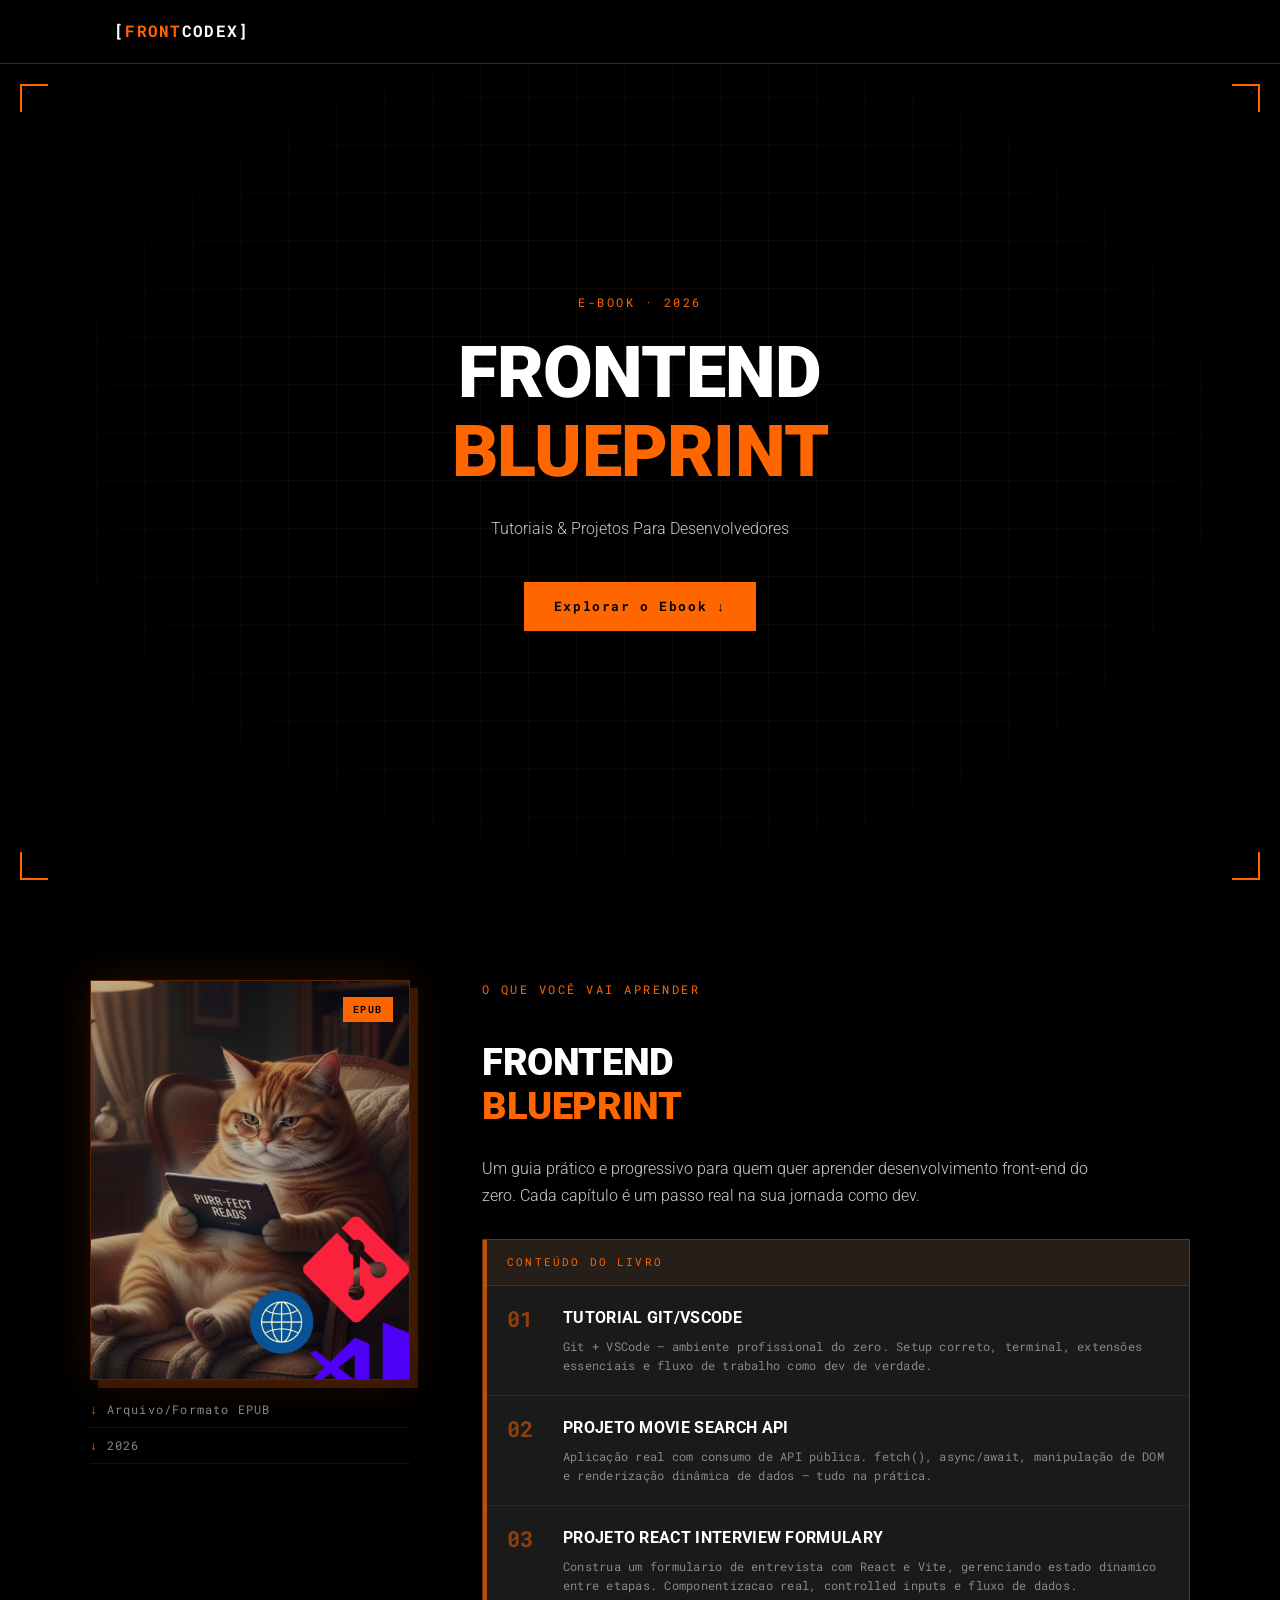
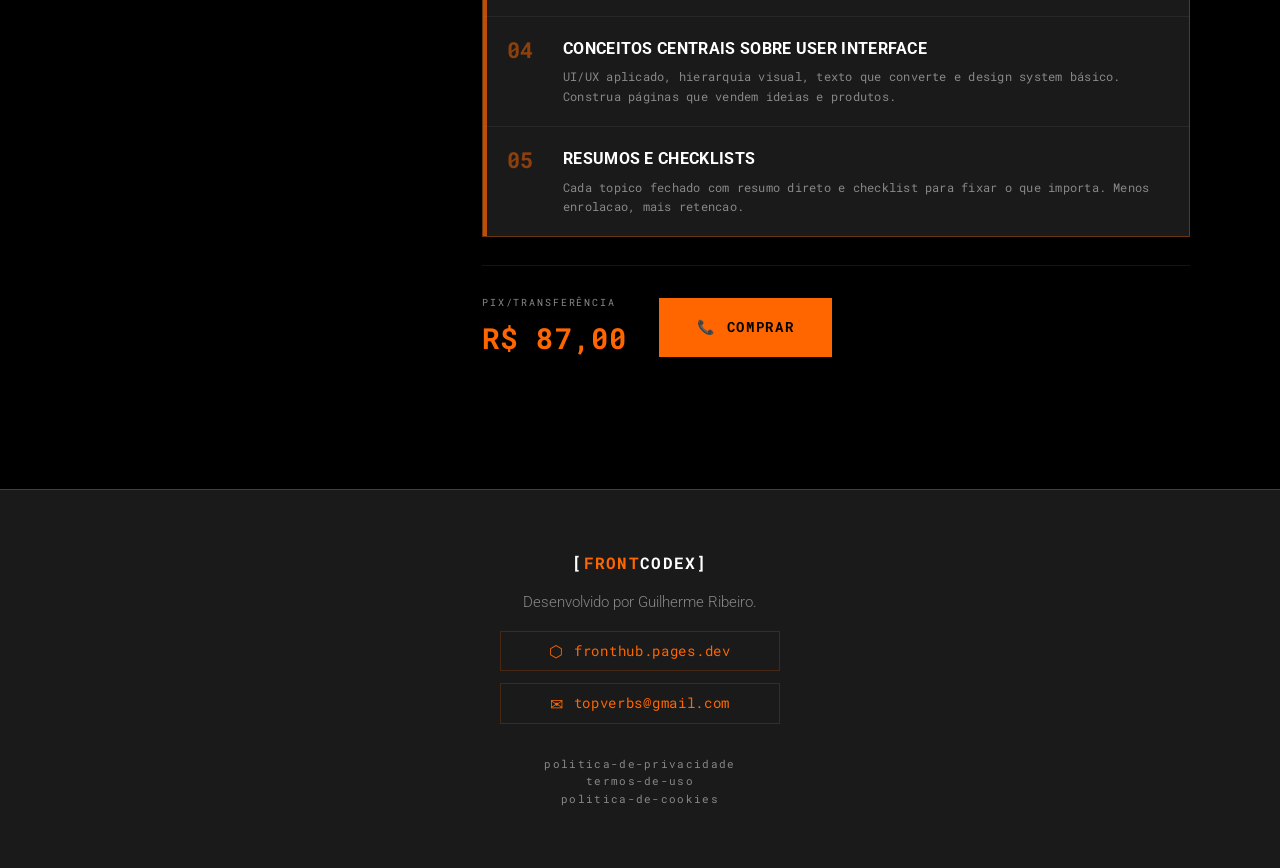
<file: index.html>
<!DOCTYPE html>
<html lang="pt-BR">

<head>
     <meta charset="UTF-8" />
     <meta name="viewport" content="width=device-width, initial-scale=1.0" />
     <title>FRONTCODEX — Frontend Blueprint 2026</title>
     <link rel="icon" type="image/png" href="./assets/icons/orange_cube.png">

     <!-- Google Fonts: Roboto + Roboto Mono -->
     <link rel="preconnect" href="https://fonts.googleapis.com" />
     <link rel="preconnect" href="https://fonts.gstatic.com" crossorigin />
     <link href="https://fonts.googleapis.com/css2?family=Roboto:wght@300;400;700;900&family=Roboto+Mono:wght@400;700&display=swap"
          rel="stylesheet" />

     <!-- AOS CDN -->
     <link rel="stylesheet" href="https://unpkg.com/aos@2.3.4/dist/aos.css" />

     <!-- Estilos locais -->
     <link rel="stylesheet" href="main.css" />
</head>

<body>

     <!-- ═══════════════════════════════════════
       NAV BAR FIXA
  ════════════════════════════════════════ -->
     <nav class="navbar">
          <div class="nav-inner">
               <div class="nav-left">
                    <a href="index.html">
                         <span class="nav-logo">[<span class="accent">FRONT</span>CODEX]</span>
                    </a>
               </div>
          </div>
     </nav>

     <!-- ═══════════════════════════════════════
       HERO SECTION
  ════════════════════════════════════════ -->
     <section class="hero" id="hero">
          <div class="hero-grid-bg" aria-hidden="true"></div>

          <div class="hero-content" data-aos="fade-up" data-aos-duration="800">
               <p class="hero-label">E-BOOK · 2026</p>
               <h1 class="hero-title">
                    Frontend<br />
                    <span class="accent">Blueprint</span>
               </h1>
               <p class="hero-title-sub"></p>
               <p style="text-transform: capitalize;" class="hero-sub">
                    Tutoriais & projetos para desenvolvedores
               </p>
               <a href="#ebook" class="btn-primary">Explorar o Ebook ↓</a>
          </div>

          <div class="corner c-tl" aria-hidden="true"></div>
          <div class="corner c-tr" aria-hidden="true"></div>
          <div class="corner c-bl" aria-hidden="true"></div>
          <div class="corner c-br" aria-hidden="true"></div>
     </section>

     <!-- ═══════════════════════════════════════
       SEÇÃO DO E-BOOK
  ════════════════════════════════════════ -->
     <section class="ebook-section" id="ebook">
          <div class="ebook-inner">

               <!-- CAPA DO LIVRO -->
               <div class="book-cover-wrap" data-aos="fade-right" data-aos-duration="800">
                    <div class="book-cover-frame">
                         <img src="./assets/img/bookcover.png" alt="Capa do Ebook: Blueprint - Frontend 2026"
                              class="book-cover-img" />
                         <div class="book-badge">EPUB</div>
                    </div>
                    <div class="book-meta">
                         <span class="book-meta-item"><span class="accent">↓</span> Arquivo/Formato EPUB</span>
                         <span class="book-meta-item"><span class="accent">↓</span> 2026</span>

                    </div>
               </div>

               <!-- CONTEÚDO / ÍNDICE -->
               <div class="book-details" data-aos="fade-left" data-aos-duration="800" data-aos-delay="100">
                    <p class="section-label" style="text-align:left; margin-bottom: 12px;">O que você vai aprender</p>
                    <h2 class="book-main-title">Frontend<br /><span class="accent">Blueprint</span></h2>
                    <p class="book-desc">
                         Um guia prático e progressivo para quem quer aprender desenvolvimento front-end do zero.
                         Cada capítulo é um passo real na sua jornada como dev.
                    </p>

                    <!-- ÍNDICE / SUMÁRIO -->
                    <div class="summary-wrap">
                         <p class="summary-label">CONTEÚDO DO LIVRO</p>

                         <div class="summary-chapter">
                              <div class="chapter-num">01</div>
                              <div class="chapter-body">
                                   <h3 class="chapter-title">Tutorial Git/VSCode</h3>
                                   <p class="chapter-desc">Git + VSCode — ambiente profissional do zero. Setup correto,
                                        terminal, extensões essenciais e fluxo de trabalho como dev de verdade.</p>
                              </div>
                         </div>

                         <div class="summary-chapter">
                              <div class="chapter-num">02</div>
                              <div class="chapter-body">
                                   <h3 class="chapter-title">Projeto Movie Search API</h3>
                                   <p class="chapter-desc">Aplicação real com consumo de API pública. fetch(),
                                        async/await, manipulação de DOM e renderização dinâmica de dados — tudo na
                                        prática.</p>
                              </div>
                         </div>

                         <div class="summary-chapter">
                              <div class="chapter-num">03</div>
                              <div class="chapter-body">
                                   <h3 class="chapter-title">Projeto React Interview Formulary</h3>
                                   <p class="chapter-desc">Construa um formulario de entrevista com React e
                                        Vite, gerenciando estado dinamico entre etapas. Componentizacao real, controlled
                                        inputs e fluxo de dados.</p>
                              </div>
                         </div>

                         <div class="summary-chapter">
                              <div class="chapter-num">04</div>
                              <div class="chapter-body">
                                   <h3 class="chapter-title">Conceitos Centrais sobre User Interface</h3>
                                   <p class="chapter-desc">UI/UX aplicado, hierarquia visual, texto que converte e
                                        design system básico. Construa páginas que vendem ideias e produtos.
                                   </p>
                              </div>
                         </div>

                         <div class="summary-chapter">
                              <div class="chapter-num">05</div>
                              <div class="chapter-body">
                                   <h3 class="chapter-title">Resumos e checklists</h3>
                                   <p class="chapter-desc">Cada topico fechado com resumo direto e checklist para fixar
                                        o que importa. Menos enrolacao, mais retencao.</p>
                              </div>
                         </div>

                         <!-- <div class="summary-chapter">
                              <div class="chapter-num">06</div>
                              <div class="chapter-body">
                                   <h3 class="chapter-title">Interface e Copywriting</h3>
                                   <p class="chapter-desc">UI/UX aplicado, hierarquia visual, texto que converte e
                                        design system básico. Construa páginas que vendem ideias e produtos.</p>
                              </div>
                         </div> -->
                    </div>

                    <!-- PREÇO + BOTÃO COMPRAR -->
                    <div class="buy-block">
                         <div class="buy-price-wrap">
                              <span class="buy-label">Pix/Transferência</span>
                              <span class="card-price">R$ 87,00</span>
                         </div>
                         <a href="https://wa.me/5531996981103" class="btn-primary btn-buy">📞 COMPRAR</a>
                    </div>

               </div>
          </div>
     </section>

     <!-- ═══════════════════════════════════════
       FOOTER COM CONTATOS
  ════════════════════════════════════════ -->
     <footer class="footer" id="contato">
          <div class="footer-inner" data-aos="fade-up">
               <span class="nav-logo">[<span class="accent">FRONT</span>CODEX]</span>
               <p class="footer-desc">Desenvolvido por Guilherme Ribeiro.</p>
               <div class="footer-contacts">

                    <a href="https://fronthub.pages.dev" target="_blank" rel="noopener">
                         <span class="contact-icon">⬡</span> fronthub.pages.dev
                    </a>
                    <a href="mailto:topverbs@gmail.com">
                         <span class="contact-icon">✉</span> topverbs@gmail.com
                    </a>
               </div>
               <p class="footer-copy">
                    <a href="./docs/politica-de-privacidade.html">politica-de-privacidade</a>
                    <br>
                    <a href="./docs/termos-de-uso.html">termos-de-uso</a>
                    <br>
                    <a href="./docs/politica-de-cookies.html">politica-de-cookies</a>
               </p>
          </div>
     </footer>

     <!-- AOS JS CDN -->
     <script src="https://unpkg.com/aos@2.3.4/dist/aos.js"></script>
     <script src="main.js"></script>

</body>

</html>
</file>
<file: main.css>
/* ═══════════════════════════════════════════════════════
   style.css — FrontBooks Landing Page
   Tema: Retrô Terminal / TRON / High-Contrast Industrial
════════════════════════════════════════════════════════ */

/* ── VARIÁVEIS ── */
:root {
     --black: #000000;
     --orange: #FF6600;
     --orange-dim: #cc5200;
     --orange-glow: rgba(255, 102, 0, 0.18);
     --white: #ffffff;
     --grey-light: #cccccc;
     --grey-mid: #888888;
     --grey-dark: #1a1a1a;
     --border: rgba(255, 102, 0, 0.35);
     --font-main: 'Roboto', sans-serif;
     --font-mono: 'Roboto Mono', monospace;
     --nav-h: 64px;
}

/* ── RESET ── */
*,
*::before,
*::after {
     box-sizing: border-box;
     margin: 0;
     padding: 0;
}

html {
     scroll-behavior: smooth;
     font-size: 16px;
}

body {
     background-color: var(--black);
     color: var(--white);
     font-family: var(--font-main);
     line-height: 1.6;
     overflow-x: hidden;
}

a {
     color: inherit;
     text-decoration: none;
}

/* ── UTILITÁRIOS ── */
.accent {
     color: var(--orange);
}

/* ══════════════════════════════════════════════════════
   NAV BAR FIXA
══════════════════════════════════════════════════════ */
.navbar {
     position: fixed;
     top: 0;
     left: 0;
     width: 100%;
     height: var(--nav-h);
     background: rgba(0, 0, 0, 0.92);
     border-bottom: 1px solid var(--border);
     backdrop-filter: blur(6px);
     z-index: 999;
}

.nav-inner {
     max-width: 1100px;
     margin: 0 auto;
     height: 100%;
     padding: 0 24px;
     display: flex;
     align-items: center;
     justify-content: flex-start;
}

.nav-left {
     display: flex;
     align-items: center;
     gap: 28px;
}

.nav-logo {
     font-family: var(--font-mono);
     font-size: 1rem;
     font-weight: 700;
     letter-spacing: 0.08em;
     color: var(--white);
     user-select: none;
}

.nav-links {
     display: flex;
     align-items: center;
     gap: 28px;
}

.nav-links a {
     font-family: var(--font-mono);
     font-size: 0.78rem;
     letter-spacing: 0.1em;
     color: var(--grey-light);
     transition: color 0.2s;
}

.nav-links a:hover {
     color: var(--orange);
}

.btn-nav {
     font-family: var(--font-mono);
     font-size: 0.75rem;
     font-weight: 700;
     letter-spacing: 0.12em;
     color: var(--orange) !important;
     border: 1px solid var(--orange);
     padding: 8px 18px;
     transition: background 0.2s, color 0.2s;
}

.btn-nav:hover {
     background: var(--orange);
     color: var(--black) !important;
}

/* ══════════════════════════════════════════════════════
   BOTÃO PRIMÁRIO
══════════════════════════════════════════════════════ */
.btn-primary {
     display: inline-block;
     font-family: var(--font-mono);
     font-size: 0.82rem;
     font-weight: 700;
     letter-spacing: 0.12em;
     color: var(--black);
     background: var(--orange);
     border: 2px solid var(--orange);
     padding: 12px 28px;
     cursor: pointer;
     transition: background 0.2s, color 0.2s, box-shadow 0.2s;
     white-space: nowrap;
}

.btn-primary:hover {
     background: transparent;
     color: var(--orange);
     box-shadow: 0 0 18px var(--orange-glow);
}

/* ══════════════════════════════════════════════════════
   HERO SECTION
══════════════════════════════════════════════════════ */
.hero {
     position: relative;
     min-height: 100vh;
     display: flex;
     align-items: center;
     justify-content: center;
     padding: calc(var(--nav-h) + 40px) 24px 80px;
     overflow: hidden;
}

.hero-grid-bg {
     position: absolute;
     inset: 0;
     background-image:
          linear-gradient(rgba(255, 102, 0, 0.06) 1px, transparent 1px),
          linear-gradient(90deg, rgba(255, 102, 0, 0.06) 1px, transparent 1px);
     background-size: 48px 48px;
     pointer-events: none;
     z-index: 0;
}

.hero::before {
     content: '';
     position: absolute;
     inset: 0;
     background: radial-gradient(ellipse at center, transparent 40%, rgba(0, 0, 0, 0.85) 100%);
     z-index: 1;
     pointer-events: none;
}

.hero-content {
     position: relative;
     z-index: 2;
     text-align: center;
     max-width: 820px;
}

.hero-label {
     font-family: var(--font-mono);
     font-size: 0.78rem;
     letter-spacing: 0.2em;
     color: var(--orange);
     margin-bottom: 20px;
     text-transform: uppercase;
}

.hero-title {
     font-family: var(--font-main);
     font-size: clamp(2.2rem, 6vw, 4.5rem);
     font-weight: 900;
     line-height: 1.1;
     letter-spacing: -0.01em;
     text-transform: uppercase;
     color: var(--white);
     margin-bottom: 12px;
}

.hero-title-sub {
     font-family: var(--font-mono);
     font-size: clamp(0.9rem, 2vw, 1.1rem);
     font-weight: 700;
     letter-spacing: 0.15em;
     color: var(--orange);
     text-transform: uppercase;
     margin-bottom: 24px;
}

.hero-sub {
     font-size: 1rem;
     color: var(--grey-light);
     font-weight: 300;
     margin-bottom: 40px;
     line-height: 1.7;
}

.corner {
     position: absolute;
     width: 28px;
     height: 28px;
     z-index: 2;
     pointer-events: none;
}

.c-tl {
     top: calc(var(--nav-h) + 20px);
     left: 20px;
     border-top: 2px solid var(--orange);
     border-left: 2px solid var(--orange);
}

.c-tr {
     top: calc(var(--nav-h) + 20px);
     right: 20px;
     border-top: 2px solid var(--orange);
     border-right: 2px solid var(--orange);
}

.c-bl {
     bottom: 20px;
     left: 20px;
     border-bottom: 2px solid var(--orange);
     border-left: 2px solid var(--orange);
}

.c-br {
     bottom: 20px;
     right: 20px;
     border-bottom: 2px solid var(--orange);
     border-right: 2px solid var(--orange);
}

/* ══════════════════════════════════════════════════════
   SEÇÃO E-BOOK (PRODUTO ÚNICO)
══════════════════════════════════════════════════════ */
.ebook-section {
     padding: 80px 24px 100px;
}

.ebook-inner {
     max-width: 1100px;
     margin: 0 auto;
     display: grid;
     grid-template-columns: 320px 1fr;
     gap: 72px;
     align-items: start;
}

/* ── CAPA DO LIVRO ── */
.book-cover-wrap {
     position: sticky;
     top: calc(var(--nav-h) + 32px);
     display: flex;
     flex-direction: column;
     align-items: center;
     gap: 20px;
}

.book-cover-frame {
     position: relative;
     width: 100%;
     aspect-ratio: 4 / 5;
     border: 1px solid var(--border);
     overflow: hidden;
     box-shadow: 0 0 40px rgba(255, 102, 0, 0.15), 8px 8px 0 rgba(255, 102, 0, 0.2);
     transition: box-shadow 0.3s;
}

.book-cover-frame:hover {
     box-shadow: 0 0 60px rgba(255, 102, 0, 0.3), 8px 8px 0 rgba(255, 102, 0, 0.4);
}

.book-cover-img {
     width: 100%;
     height: 100%;
     object-fit: cover;
     display: block;
}

.book-badge {
     position: absolute;
     top: 16px;
     right: 16px;
     font-family: var(--font-mono);
     font-size: 0.65rem;
     font-weight: 700;
     letter-spacing: 0.15em;
     color: var(--black);
     background: var(--orange);
     padding: 4px 10px;
}

.book-meta {
     display: flex;
     flex-direction: column;
     gap: 8px;
     width: 100%;
}

.book-meta-item {
     font-family: var(--font-mono);
     font-size: 0.75rem;
     letter-spacing: 0.1em;
     color: var(--grey-mid);
     border-bottom: 1px solid rgba(255, 255, 255, 0.07);
     padding-bottom: 8px;
}

/* ── DETALHES DO LIVRO ── */
.book-details {
     display: flex;
     flex-direction: column;
     gap: 28px;
}

.section-label {
     font-family: var(--font-mono);
     font-size: 0.78rem;
     letter-spacing: 0.2em;
     color: var(--orange);
     text-transform: uppercase;
}

.book-main-title {
     font-size: clamp(1.6rem, 3vw, 2.4rem);
     font-weight: 900;
     line-height: 1.15;
     letter-spacing: -0.01em;
     text-transform: uppercase;
     color: var(--white);
}

.book-desc {
     font-size: 0.97rem;
     color: var(--grey-light);
     font-weight: 300;
     line-height: 1.75;
     max-width: 620px;
}

/* ── SUMÁRIO / ÍNDICE ── */
.summary-wrap {
     display: flex;
     flex-direction: column;
     gap: 0;
     border: 1px solid var(--border);
     background: var(--grey-dark);
     position: relative;
}

.summary-wrap::before {
     content: '';
     position: absolute;
     left: 0;
     top: 0;
     bottom: 0;
     width: 4px;
     background: var(--orange);
     opacity: 0.7;
}

.summary-label {
     font-family: var(--font-mono);
     font-size: 0.68rem;
     letter-spacing: 0.2em;
     color: var(--orange);
     padding: 14px 20px 14px 24px;
     border-bottom: 1px solid rgba(255, 102, 0, 0.2);
     background: rgba(255, 102, 0, 0.05);
}

.summary-chapter {
     display: flex;
     align-items: flex-start;
     gap: 20px;
     padding: 20px 24px;
     border-bottom: 1px solid rgba(255, 255, 255, 0.06);
     transition: background 0.2s;
}

.summary-chapter:last-child {
     border-bottom: none;
}

.summary-chapter:hover {
     background: rgba(255, 102, 0, 0.05);
}

.chapter-num {
     font-family: var(--font-mono);
     font-size: 1.4rem;
     font-weight: 700;
     color: var(--orange);
     opacity: 0.5;
     line-height: 1.2;
     min-width: 36px;
     flex-shrink: 0;
}

.chapter-body {
     display: flex;
     flex-direction: column;
     gap: 6px;
}

.chapter-title {
     font-size: 0.97rem;
     font-weight: 700;
     letter-spacing: 0.02em;
     color: var(--white);
     text-transform: uppercase;
}

.chapter-desc {
     font-family: var(--font-mono);
     font-size: 0.75rem;
     color: var(--grey-mid);
     line-height: 1.6;
     letter-spacing: 0.02em;
}

/* ── BLOCO DE COMPRA ── */
.buy-block {
     display: flex;
     align-items: center;
     gap: 32px;
     padding: 28px 0;
     border-top: 1px solid rgba(255, 255, 255, 0.08);
     flex-wrap: wrap;
}

.buy-price-wrap {
     display: flex;
     flex-direction: column;
     gap: 4px;
}

.buy-label {
     font-family: var(--font-mono);
     font-size: 0.65rem;
     letter-spacing: 0.18em;
     color: var(--grey-mid);
     text-transform: uppercase;
}

.card-price {
     font-family: var(--font-mono);
     font-size: 1.8rem;
     font-weight: 700;
     color: var(--orange);
     letter-spacing: 0.04em;
}

.btn-buy {
     font-size: 0.88rem;
     padding: 16px 36px;
}

/* ══════════════════════════════════════════════════════
   FOOTER
══════════════════════════════════════════════════════ */
.footer {
     background: var(--grey-dark);
     border-top: 1px solid var(--border);
     padding: 60px 24px;
     text-align: center;
}

.footer-inner {
     max-width: 600px;
     margin: 0 auto;
     display: flex;
     flex-direction: column;
     align-items: center;
     gap: 16px;
}

.footer-desc {
     font-size: 0.92rem;
     color: var(--grey-mid);
     font-weight: 300;
}

.footer-contacts {
     display: flex;
     flex-direction: column;
     gap: 12px;
     align-items: center;
}

.footer-contacts a {
     font-family: var(--font-mono);
     font-size: 0.88rem;
     color: var(--orange);
     letter-spacing: 0.05em;
     display: flex;
     align-items: center;
     gap: 10px;
     padding: 8px 20px;
     border: 1px solid rgba(255, 102, 0, 0.2);
     transition: border-color 0.2s, background 0.2s, color 0.2s;
     min-width: 280px;
     justify-content: center;
}

.footer-contacts a:hover {
     border-color: var(--orange);
     background: var(--orange-glow);
     color: var(--white);
}

.contact-icon {
     font-size: 1rem;
     color: var(--orange);
     line-height: 1;
}

.footer-copy {
     font-family: var(--font-mono);
     font-size: 0.68rem;
     letter-spacing: 0.12em;
     color: var(--grey-mid);
     margin-top: 16px;
}

/* ══════════════════════════════════════════════════════
   RESPONSIVIDADE
══════════════════════════════════════════════════════ */
@media (max-width: 900px) {
     .ebook-inner {
          grid-template-columns: 1fr;
          gap: 48px;
     }

     .book-cover-wrap {
          position: static;
          max-width: 320px;
          margin: 0 auto;
     }
}

@media (max-width: 768px) {
     .nav-links a:not(.btn-nav) {
          display: none;
     }

     .hero-title {
          font-size: clamp(1.9rem, 9vw, 3rem);
     }

     .hero-sub {
          font-size: 0.92rem;
     }

     .buy-block {
          flex-direction: column;
          align-items: flex-start;
          gap: 20px;
     }

     .btn-buy {
          width: 100%;
          text-align: center;
     }
}

@media (max-width: 480px) {
     .hero-label {
          font-size: 0.65rem;
     }

     .section-label {
          font-size: 0.65rem;
     }

     .ebook-section {
          padding: 60px 16px 80px;
     }

     .summary-chapter {
          padding: 16px 16px 16px 20px;
          gap: 14px;
     }

     .chapter-num {
          font-size: 1.1rem;
     }
}
</file>
